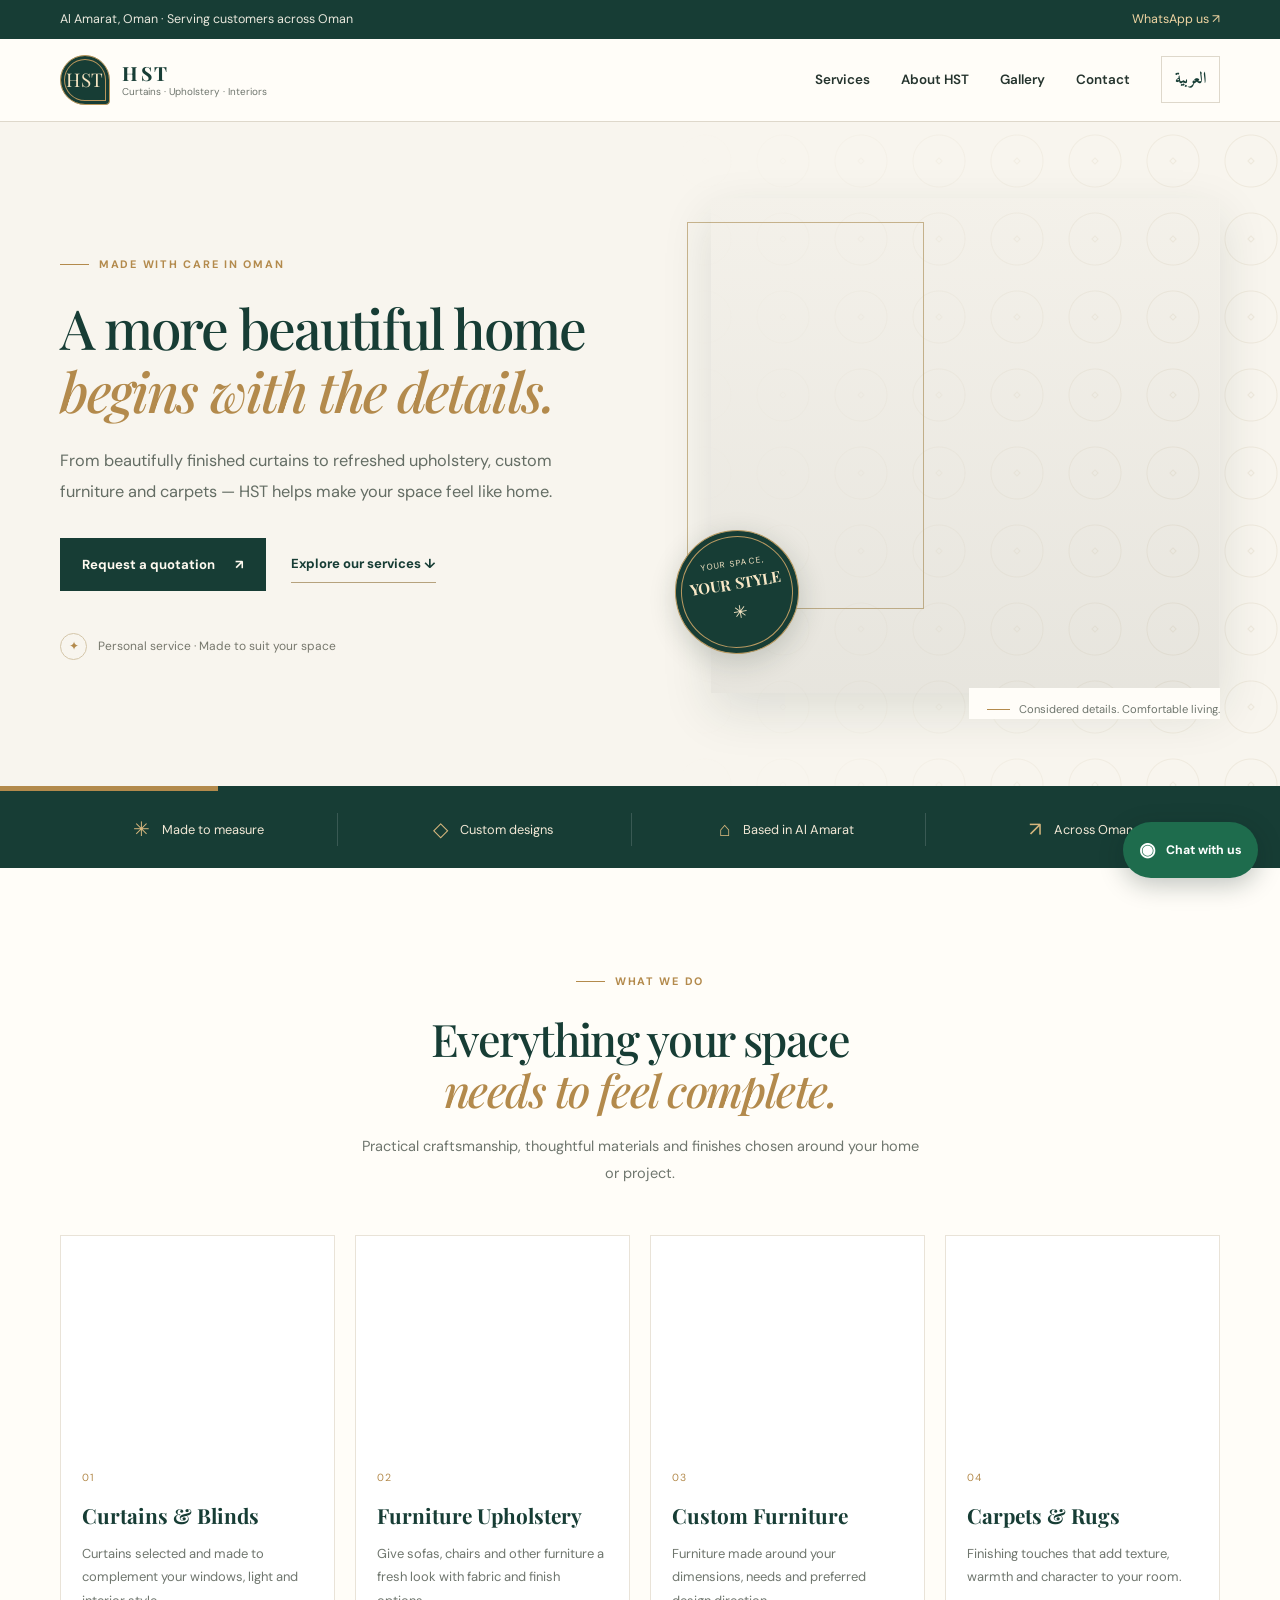
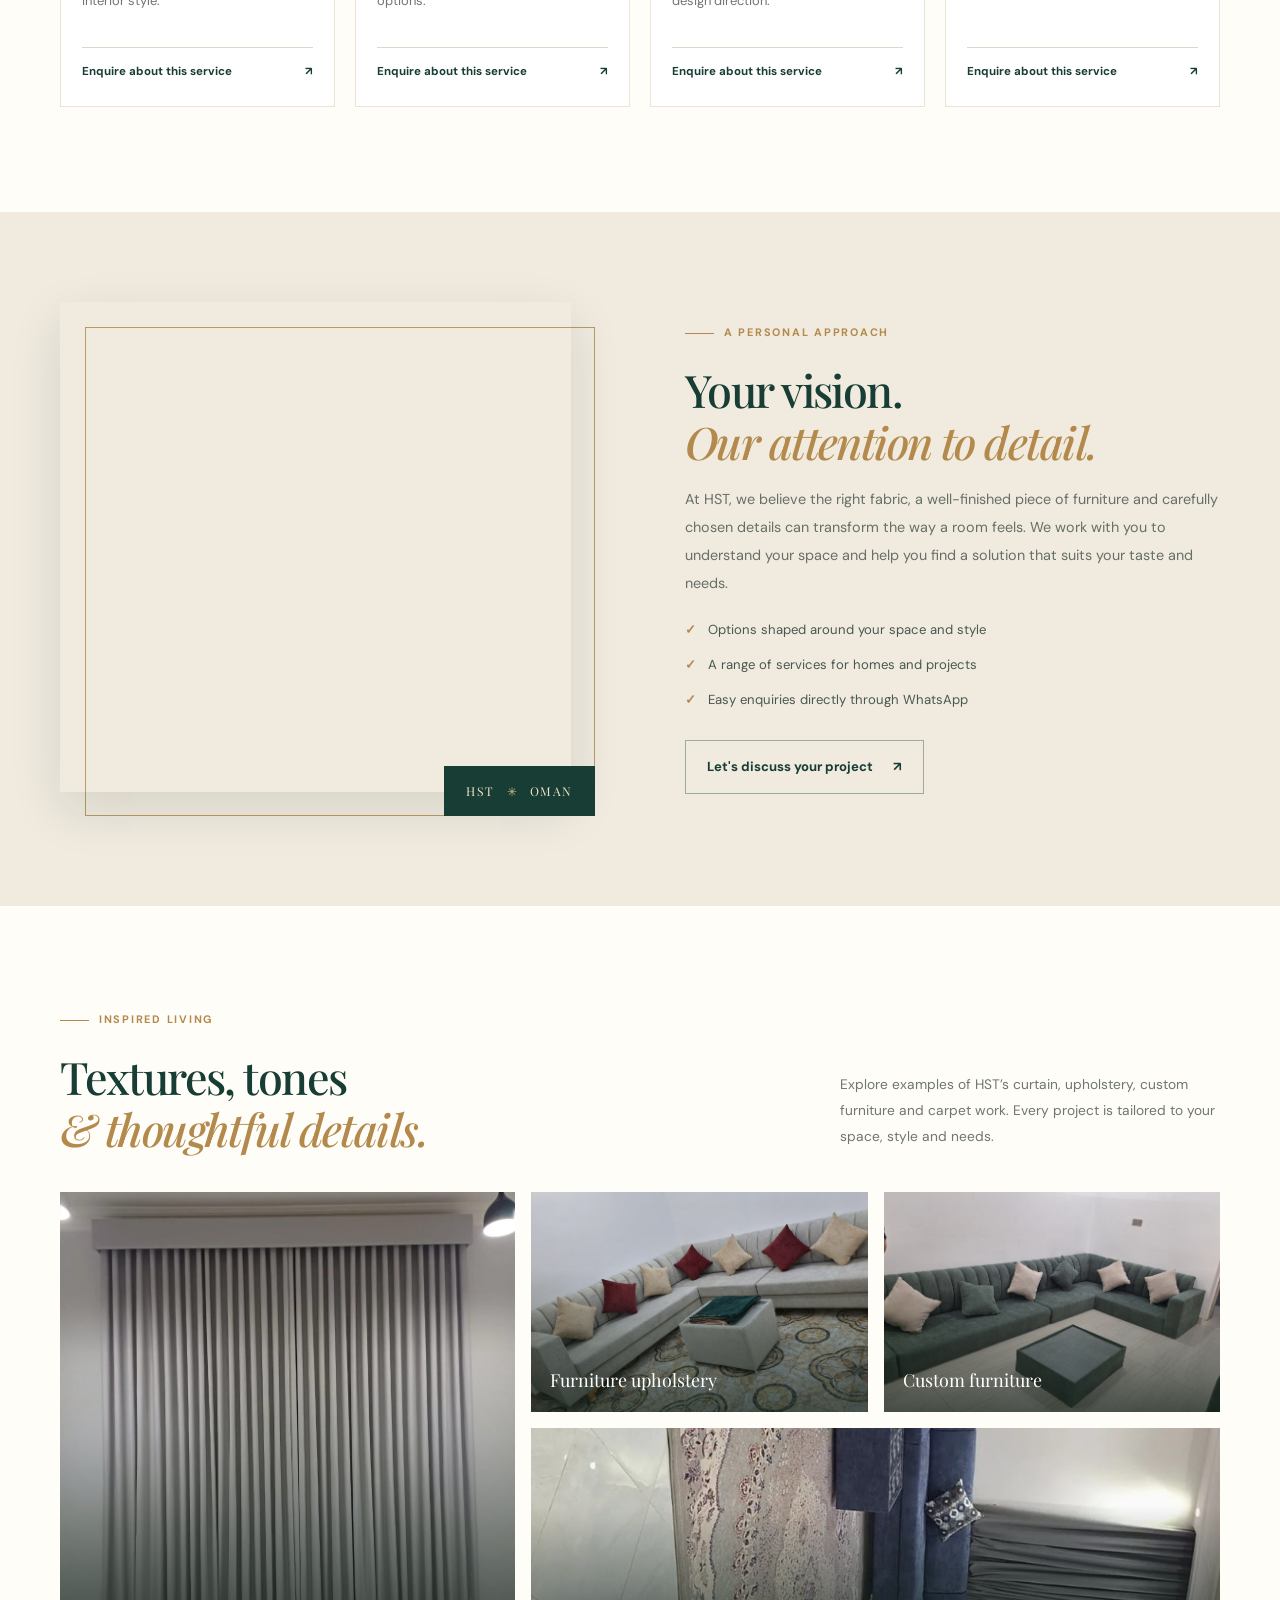
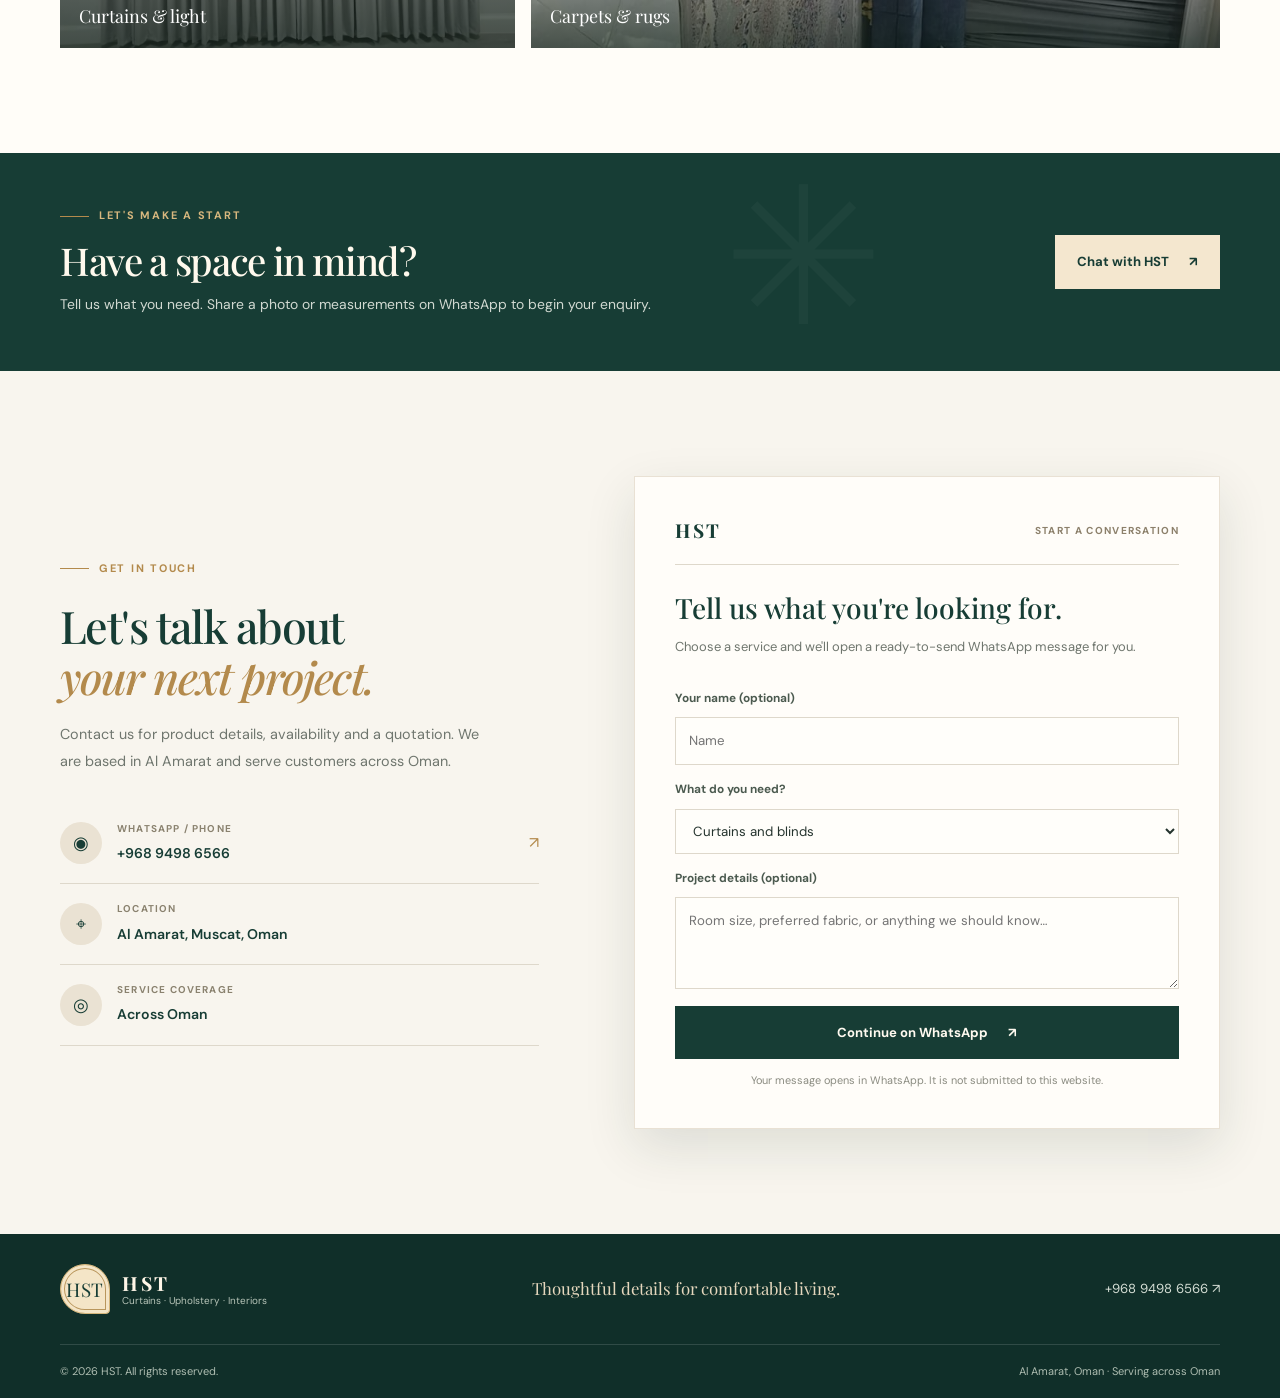
<file: index.html>
<!doctype html>
<html lang="en" dir="ltr">
<head>
<meta charset="utf-8"><meta name="viewport" content="width=device-width, initial-scale=1">
<title>HST | Curtains, Upholstery, Custom Furniture & Carpets in Oman</title>
<meta name="description" content="HST in Al Amarat, Oman offers curtains, furniture upholstery, custom-made furniture and carpets. Contact us on WhatsApp for a quotation anywhere in Oman.">
<meta name="theme-color" content="#173d35"><meta property="og:title" content="HST — Thoughtful Interiors, Made for You"><meta property="og:description" content="Curtains, upholstery, custom furniture and carpets in Oman."><meta property="og:type" content="website">
<link rel="icon" href="assets/favicon.svg" type="image/svg+xml"><link rel="preconnect" href="https://fonts.googleapis.com"><link rel="preconnect" href="https://fonts.gstatic.com" crossorigin><link href="https://fonts.googleapis.com/css2?family=Amiri:wght@400;700&family=DM+Sans:wght@400;500;600;700&family=Playfair+Display:wght@500;600;700&display=swap" rel="stylesheet"><link rel="stylesheet" href="styles.css">
<script type="application/ld+json">{"@context":"https://schema.org","@type":"HomeAndConstructionBusiness","name":"HST","description":"Curtains, furniture upholstery, custom furniture manufacturing and carpets.","telephone":"+96894986566","areaServed":{"@type":"Country","name":"Oman"},"address":{"@type":"PostalAddress","addressLocality":"Al Amarat","addressCountry":"OM"},"contactPoint":{"@type":"ContactPoint","telephone":"+96894986566","contactType":"customer service","availableLanguage":["English","Arabic"]}}</script>
</head>
<body>
<div class="topbar"><div class="container topbar-inner"><span data-i18n="topline">Al Amarat, Oman · Serving customers across Oman</span><a href="https://api.whatsapp.com/send?phone=96894986566" target="_blank" rel="noopener" data-i18n="topWhatsApp">WhatsApp us ↗</a></div></div>
<header class="site-header"><div class="container nav-wrap"><a class="brand" href="#home" aria-label="HST home"><span class="brand-mark">HST</span><span class="brand-copy"><strong>HST</strong><small data-i18n="brandTag">Curtains · Upholstery · Interiors</small></span></a><button class="menu-toggle" id="menuToggle" aria-label="Open navigation" aria-expanded="false">☰</button><nav id="mainNav" class="main-nav"><a href="#services" data-i18n="navServices">Services</a><a href="#story" data-i18n="navAbout">About HST</a><a href="#gallery" data-i18n="navGallery">Gallery</a><a href="#contact" data-i18n="navContact">Contact</a><button class="lang-switch" id="langSwitch" type="button">العربية</button></nav></div></header>
<main>
<section class="hero" id="home"><div class="hero-pattern"></div><div class="container hero-grid"><div class="hero-copy"><p class="eyebrow"><span class="eyebrow-line"></span><span data-i18n="heroEyebrow">MADE WITH CARE IN OMAN</span></p><h1 data-i18n="heroTitle">A more beautiful home<br><em>begins with the details.</em></h1><p class="hero-intro" data-i18n="heroText">From beautifully finished curtains to refreshed upholstery, custom furniture and carpets — HST helps make your space feel like home.</p><div class="hero-actions"><a class="btn btn-primary" href="https://api.whatsapp.com/send?phone=96894986566" target="_blank" rel="noopener"><span data-i18n="heroCTA">Request a quotation</span><span>↗</span></a><a class="text-link" href="#services"><span data-i18n="heroExplore">Explore our services</span> ↓</a></div><div class="hero-note"><span class="note-icon">✦</span><span data-i18n="heroNote">Personal service · Made to suit your space</span></div></div><div class="hero-visual"><div class="hero-image image-curtains" role="img" aria-label="Elegant neutral curtains in a sunlit living room"></div><div class="image-stamp"><span data-i18n="stampSmall">YOUR SPACE,</span><strong data-i18n="stampBig">YOUR STYLE</strong><span class="stamp-star">✳</span></div><div class="visual-caption"><span class="caption-line"></span><span data-i18n="visualCaption">Considered details. Comfortable living.</span></div></div></div><div class="hero-bottom-rule"></div></section>
<section class="trust-strip"><div class="container trust-grid"><div><span class="trust-icon">✳</span><span data-i18n="trust1">Made to measure</span></div><div><span class="trust-icon">◇</span><span data-i18n="trust2">Custom designs</span></div><div><span class="trust-icon">⌂</span><span data-i18n="trust3">Based in Al Amarat</span></div><div><span class="trust-icon">↗</span><span data-i18n="trust4">Across Oman</span></div></div></section>
<section class="section services-section" id="services"><div class="container"><div class="section-heading"><p class="eyebrow"><span class="eyebrow-line"></span><span data-i18n="servicesEyebrow">WHAT WE DO</span></p><h2 data-i18n="servicesTitle">Everything your space<br><em>needs to feel complete.</em></h2><p data-i18n="servicesIntro">Practical craftsmanship, thoughtful materials and finishes chosen around your home or project.</p></div><div class="service-grid">
<article class="service-card"><div class="service-photo service-curtains" role="img" aria-label="Layered curtains and soft window styling"></div><div class="service-content"><span class="service-number">01</span><h3 data-i18n="service1Title">Curtains & Blinds</h3><p data-i18n="service1Text">Curtains selected and made to complement your windows, light and interior style.</p><a class="service-link" href="https://api.whatsapp.com/send?phone=96894986566" target="_blank" rel="noopener"><span data-i18n="askService">Enquire about this service</span> ↗</a></div></article>
<article class="service-card"><div class="service-photo service-upholstery" role="img" aria-label="Beautifully upholstered sofa in textured fabric"></div><div class="service-content"><span class="service-number">02</span><h3 data-i18n="service2Title">Furniture Upholstery</h3><p data-i18n="service2Text">Give sofas, chairs and other furniture a fresh look with fabric and finish options.</p><a class="service-link" href="https://api.whatsapp.com/send?phone=96894986566" target="_blank" rel="noopener"><span data-i18n="askService">Enquire about this service</span> ↗</a></div></article>
<article class="service-card"><div class="service-photo service-furniture" role="img" aria-label="Custom-made wooden furniture in a warm interior"></div><div class="service-content"><span class="service-number">03</span><h3 data-i18n="service3Title">Custom Furniture</h3><p data-i18n="service3Text">Furniture made around your dimensions, needs and preferred design direction.</p><a class="service-link" href="https://api.whatsapp.com/send?phone=96894986566" target="_blank" rel="noopener"><span data-i18n="askService">Enquire about this service</span> ↗</a></div></article>
<article class="service-card"><div class="service-photo service-carpets" role="img" aria-label="Decorative rug with traditional pattern"></div><div class="service-content"><span class="service-number">04</span><h3 data-i18n="service4Title">Carpets & Rugs</h3><p data-i18n="service4Text">Finishing touches that add texture, warmth and character to your room.</p><a class="service-link" href="https://api.whatsapp.com/send?phone=96894986566" target="_blank" rel="noopener"><span data-i18n="askService">Enquire about this service</span> ↗</a></div></article>
</div></div></section>
<section class="story-section" id="story"><div class="container story-grid"><div class="story-visual"><div class="story-image" role="img" aria-label="Warm, welcoming living room with natural textures"></div><div class="story-ornament">HST <span>✳</span> OMAN</div></div><div class="story-copy"><p class="eyebrow"><span class="eyebrow-line"></span><span data-i18n="storyEyebrow">A PERSONAL APPROACH</span></p><h2 data-i18n="storyTitle">Your vision.<br><em>Our attention to detail.</em></h2><p data-i18n="storyText">At HST, we believe the right fabric, a well-finished piece of furniture and carefully chosen details can transform the way a room feels. We work with you to understand your space and help you find a solution that suits your taste and needs.</p><ul class="story-list"><li><span>✓</span><span data-i18n="storyPoint1">Options shaped around your space and style</span></li><li><span>✓</span><span data-i18n="storyPoint2">A range of services for homes and projects</span></li><li><span>✓</span><span data-i18n="storyPoint3">Easy enquiries directly through WhatsApp</span></li></ul><a class="btn btn-outline" href="https://api.whatsapp.com/send?phone=96894986566"><span data-i18n="storyCTA">Let's discuss your project</span> ↗</a></div></div></section>
<section class="section gallery-section" id="gallery"><div class="container"><div class="gallery-heading"><div class="section-heading compact"><p class="eyebrow"><span class="eyebrow-line"></span><span data-i18n="galleryEyebrow">INSPIRED LIVING</span></p><h2 data-i18n="galleryTitle">Textures, tones<br><em>& thoughtful details.</em></h2></div><p data-i18n="galleryIntro">Explore examples of HST’s curtain, upholstery, custom furniture and carpet work. Every project is tailored to your space, style and needs.</p></div><div class="gallery-grid">
<div class="gallery-tile gallery-one" style="background-image:url('WhatsApp%20Image%202026-10-10%20at%2020.02.02.jpeg');background-size:cover;background-position:center;"><span data-i18n="galleryLabel1">Curtains & light</span></div>
<div class="gallery-tile gallery-two" style="background-image:url('WhatsApp%20Image%202026-10-10%20at%2020.02.03%20%281%29.jpeg');background-size:cover;background-position:center;"><span data-i18n="galleryLabel2">Furniture upholstery</span></div>
<div class="gallery-tile gallery-three" style="background-image:url('WhatsApp%20Image%202026-10-10%20at%2020.02.03%20%282%29.jpeg');background-size:cover;background-position:center;"><span data-i18n="galleryLabel3">Custom furniture</span></div>
<div class="gallery-tile gallery-four" style="background-image:url('WhatsApp%20Image%202026-10-10%20at%2020.02.03.jpeg');background-size:cover;background-position:center;"><span data-i18n="galleryLabel4">Carpets & rugs</span></div>
</div></div></section>
<section class="cta-band"><div class="container cta-inner"><div><p class="eyebrow"><span class="eyebrow-line"></span><span data-i18n="ctaEyebrow">LET'S MAKE A START</span></p><h2 data-i18n="ctaTitle">Have a space in mind?</h2><p data-i18n="ctaText">Tell us what you need. Share a photo or measurements on WhatsApp to begin your enquiry.</p></div><a class="btn btn-light" href="https://api.whatsapp.com/send?phone=96894986566"><span data-i18n="ctaButton">Chat with HST</span> ↗</a><div class="cta-decoration">✳</div></div></section>
<section class="section contact-section" id="contact"><div class="container contact-grid"><div class="contact-copy"><p class="eyebrow"><span class="eyebrow-line"></span><span data-i18n="contactEyebrow">GET IN TOUCH</span></p><h2 data-i18n="contactTitle">Let's talk about<br><em>your next project.</em></h2><p data-i18n="contactText">Contact us for product details, availability and a quotation. We are based in Al Amarat and serve customers across Oman.</p><div class="contact-details"><a href="https://api.whatsapp.com/send?phone=96894986566" target="_blank" rel="noopener"><span class="detail-icon">◉</span><span><small data-i18n="whatsappLabel">WHATSAPP / PHONE</small><strong><bdi class="phone-number" dir="ltr">+968 9498 6566</bdi></strong></span><span class="detail-arrow">↗</span></a><div><span class="detail-icon">⌖</span><span><small data-i18n="locationLabel">LOCATION</small><strong data-i18n="locationValue">Al Amarat, Muscat, Oman</strong></span></div><div><span class="detail-icon">◎</span><span><small data-i18n="coverageLabel">SERVICE COVERAGE</small><strong data-i18n="coverageValue">Across Oman</strong></span></div></div></div><div class="contact-panel"><div class="panel-top"><span class="panel-mark">HST</span><span data-i18n="panelTag">START A CONVERSATION</span></div><h3 data-i18n="formTitle">Tell us what you're looking for.</h3><p data-i18n="formText">Choose a service and we'll open a ready-to-send WhatsApp message for you.</p><form id="enquiryForm"><label for="customerName" data-i18n="formNameLabel">Your name (optional)</label><input id="customerName" name="name" type="text" placeholder="Name" data-i18n-placeholder="formNamePlaceholder"><label for="serviceChoice" data-i18n="formServiceLabel">What do you need?</label><select id="serviceChoice" name="service"><option value="Curtains and blinds" data-i18n="optionCurtains">Curtains and blinds</option><option value="Furniture upholstery" data-i18n="optionUpholstery">Furniture upholstery</option><option value="Custom furniture" data-i18n="optionFurniture">Custom furniture</option><option value="Carpets and rugs" data-i18n="optionCarpets">Carpets and rugs</option><option value="More than one service" data-i18n="optionMultiple">More than one service</option></select><label for="projectDetails" data-i18n="formDetailsLabel">Project details (optional)</label><textarea id="projectDetails" name="details" rows="3" placeholder="Room size, preferred fabric, or anything we should know…" data-i18n-placeholder="formDetailsPlaceholder"></textarea><button class="btn btn-primary form-submit" type="submit"><span data-i18n="formSubmit">Continue on WhatsApp</span> ↗</button><p class="form-note" data-i18n="formNote">Your message opens in WhatsApp. It is not submitted to this website.</p></form></div></div></section>
</main>
<footer class="site-footer"><div class="container footer-main"><a class="brand footer-brand" href="#home"><span class="brand-mark">HST</span><span class="brand-copy"><strong>HST</strong><small data-i18n="brandTag">Curtains · Upholstery · Interiors</small></span></a><p data-i18n="footerLine">Thoughtful details for comfortable living.</p><a href="https://api.whatsapp.com/send?phone=96894986566" target="_blank" rel="noopener"><bdi class="phone-number" dir="ltr">+968 9498 6566</bdi> ↗</a></div><div class="container footer-bottom"><span>© <span id="year"></span> HST. <span data-i18n="rights">All rights reserved.</span></span><span data-i18n="footerLocation">Al Amarat, Oman · Serving across Oman</span></div></footer>
<a class="floating-whatsapp" href="https://api.whatsapp.com/send?phone=96894986566" target="_blank" rel="noopener" aria-label="Chat with HST on WhatsApp"><span>◉</span><small data-i18n="floatingChat">Chat with us</small></a><script src="script.js"></script>
</body></html>
</file>
<file: styles.css>
:root{--green:#173d35;--green2:#24564a;--cream:#f8f5ee;--paper:#fffdf8;--gold:#b38a4c;--ink:#25342e;--muted:#6f766e;--line:#ded8cb;--serif:'Playfair Display',Georgia,serif;--sans:'DM Sans',Arial,sans-serif;--arabic:'Amiri',serif;--shadow:0 18px 48px rgba(24,48,39,.12)}*{box-sizing:border-box}html{scroll-behavior:smooth;scroll-padding-top:90px}body{margin:0;background:var(--paper);color:var(--ink);font-family:var(--sans);line-height:1.65}a{color:inherit;text-decoration:none}button,input,select,textarea{font:inherit}.container{width:min(1160px,calc(100% - 48px));margin-inline:auto}.topbar{background:var(--green);color:#e9e8dd;font-size:.78rem}.topbar-inner{display:flex;justify-content:space-between;gap:18px;padding:9px 0}.topbar a{color:#f0d5a3}.site-header{position:sticky;top:0;z-index:50;background:rgba(255,253,248,.96);backdrop-filter:blur(12px);border-bottom:1px solid #ded8cb}.nav-wrap{height:82px;display:flex;align-items:center;justify-content:space-between}.brand{display:flex;align-items:center;gap:12px}.brand-mark{display:grid;place-items:center;width:50px;height:50px;background:var(--green);color:#f5e4c2;font-family:var(--serif);font-size:1.18rem;letter-spacing:.03em;border-radius:50% 50% 4px 50%;border:1px solid #b9965c;box-shadow:inset 0 0 0 3px var(--green),inset 0 0 0 4px #b9965c}.brand-copy{display:flex;flex-direction:column;line-height:1.25}.brand-copy strong{font-family:var(--serif);font-size:1.22rem;letter-spacing:.14em;color:var(--green)}.brand-copy small{font-size:.62rem;color:var(--muted)}.main-nav{display:flex;align-items:center;gap:31px;font-size:.84rem;font-weight:600}.main-nav>a:hover,.service-link:hover{color:var(--gold)}.lang-switch{border:1px solid var(--line);background:transparent;color:var(--green);padding:9px 13px;cursor:pointer;font-family:var(--arabic);font-weight:700;font-size:1rem}.menu-toggle{display:none;border:0;background:none;color:var(--green);font-size:1.7rem;cursor:pointer}.hero{position:relative;overflow:hidden;background:var(--cream);padding:76px 0 72px}.hero-pattern{position:absolute;inset:0 0 auto auto;width:48%;height:100%;opacity:.16;background-image:radial-gradient(circle at center,transparent 0 25px,#b8a57e 26px,transparent 27px),radial-gradient(circle at center,transparent 0 52px,#b8a57e 53px,transparent 54px);background-size:78px 78px;background-position:0 0,39px 39px;mask-image:linear-gradient(to left,black,transparent)}.hero-grid{display:grid;grid-template-columns:1.03fr .97fr;gap:62px;align-items:center;position:relative}.eyebrow{display:flex;align-items:center;gap:10px;color:var(--gold);font-size:.68rem;font-weight:700;letter-spacing:.16em;margin:0 0 22px}.eyebrow-line{display:inline-block;width:29px;height:1px;background:var(--gold)}h1,h2,h3,p{margin-top:0}h1,h2{font-family:var(--serif);font-weight:500;letter-spacing:-.035em;line-height:1.15;color:var(--green)}h1{font-size:clamp(2.6rem,4.3vw,4.6rem);margin-bottom:23px}h1 em,h2 em{font-weight:500;color:var(--gold)}.hero-intro{max-width:500px;color:#646d64;font-size:1.02rem;line-height:1.9;margin-bottom:30px}.hero-actions{display:flex;align-items:center;gap:25px;flex-wrap:wrap}.btn{display:inline-flex;justify-content:center;align-items:center;gap:20px;padding:15px 21px;font-size:.82rem;font-weight:700;border:1px solid transparent;cursor:pointer;transition:transform .2s,background .2s}.btn:hover{transform:translateY(-2px)}.btn-primary{background:var(--green);color:#fffaf0}.btn-primary:hover{background:var(--green2)}.text-link{font-size:.82rem;font-weight:700;color:var(--green);border-bottom:1px solid #b6a27d;padding:7px 0}.hero-note{display:flex;align-items:center;gap:11px;color:#77786d;font-size:.75rem;margin-top:42px}.note-icon{display:grid;place-items:center;width:27px;height:27px;border:1px solid #d4c6a9;border-radius:50%;color:var(--gold)}.hero-visual{position:relative;padding:0 0 26px 24px}.hero-image{min-height:495px;box-shadow:var(--shadow);background-size:cover;background-position:center;position:relative;z-index:1}.image-curtains{background-image:linear-gradient(180deg,#1e261d05,#1e261d14),url('https://images.unsplash.com/photo-1616486338812-3dadae4b4ace?auto=format&fit=crop&w=1100&q=85')}.hero-visual:before{content:'';position:absolute;z-index:0;left:0;top:24px;width:44%;height:74%;border:1px solid #c9b58e}.image-stamp{position:absolute;z-index:2;left:-12px;bottom:65px;width:124px;height:124px;border-radius:50%;background:var(--green);color:#f7e7c6;display:flex;flex-direction:column;align-items:center;justify-content:center;box-shadow:0 8px 28px #18302730;transform:rotate(-9deg);border:1px solid #b99a62;outline:1px solid #b99a62;outline-offset:-7px}.image-stamp span:first-child{font-size:.52rem;letter-spacing:.16em}.image-stamp strong{font-family:var(--serif);font-size:.95rem}.stamp-star{font-size:1.1rem;margin-top:2px}.visual-caption{position:absolute;z-index:2;right:0;bottom:0;display:flex;align-items:center;gap:9px;background:var(--paper);padding:12px 0 0 18px;color:var(--muted);font-size:.7rem}.caption-line{width:23px;height:1px;background:var(--gold)}.hero-bottom-rule{position:absolute;bottom:0;left:0;width:100%;height:5px;background:linear-gradient(90deg,var(--gold) 0 17%,var(--green) 17%)}.trust-strip{background:var(--green);color:#f2e8d6}.trust-grid{display:grid;grid-template-columns:repeat(4,1fr);padding:22px 0;gap:16px}.trust-grid>div{display:flex;align-items:center;justify-content:center;gap:12px;font-size:.8rem;border-inline-end:1px solid #ffffff26}.trust-grid>div:last-child{border:0}.trust-icon{color:#d7b77e;font-size:1.25rem}.section{padding:105px 0}.section-heading{text-align:center;max-width:690px;margin:0 auto 48px}.section-heading .eyebrow{justify-content:center}.section-heading h2,.story-copy h2,.contact-copy h2{font-size:clamp(2.2rem,3.5vw,3.4rem);margin-bottom:18px}.section-heading>p:last-child{color:var(--muted);max-width:560px;margin:0 auto;line-height:1.85;font-size:.91rem}.service-grid{display:grid;grid-template-columns:repeat(4,1fr);gap:20px}.service-card{background:white;border:1px solid #e9e3d8;transition:transform .25s,box-shadow .25s}.service-card:hover{transform:translateY(-5px);box-shadow:var(--shadow)}.service-photo{height:205px;background-size:cover;background-position:center}.service-curtains{background-image:url('https://images.unsplash.com/photo-1600210492486-724fe5c67fb0?auto=format&fit=crop&w=650&q=80')}.service-upholstery{background-image:url('https://images.unsplash.com/photo-1555041469-a586c61ea9bc?auto=format&fit=crop&w=650&q=80')}.service-furniture{background-image:url('https://images.unsplash.com/photo-1538688423619-a81d3f23454b?auto=format&fit=crop&w=650&q=80')}.service-carpets{background-image:url('https://images.unsplash.com/photo-1600166898405-da9535204843?auto=format&fit=crop&w=650&q=80')}.service-content{padding:22px 21px 25px}.service-number{font-size:.65rem;color:var(--gold);letter-spacing:.14em}.service-content h3{font-family:var(--serif);font-size:1.3rem;color:var(--green);margin:8px 0 10px}.service-content p{font-size:.81rem;line-height:1.8;color:var(--muted);min-height:87px;margin-bottom:18px}.service-link{font-size:.72rem;font-weight:700;color:var(--green);display:flex;align-items:center;justify-content:space-between;gap:10px;border-top:1px solid var(--line);padding-top:14px}.story-section{background:#f0eadf;padding:90px 0}.story-grid{display:grid;grid-template-columns:1fr 1fr;gap:90px;align-items:center}.story-visual{position:relative;padding:0 24px 24px 0}.story-image{height:490px;background:url('https://images.unsplash.com/photo-1600210492493-0946911123ea?auto=format&fit=crop&w=1000&q=85') center/cover;box-shadow:var(--shadow);position:relative;z-index:1}.story-visual:before{content:'';position:absolute;inset:25px 0 0 25px;border:1px solid #b99a62}.story-ornament{position:absolute;z-index:2;bottom:0;right:0;background:var(--green);color:#f4e4c4;padding:15px 22px;font-family:var(--serif);letter-spacing:.13em;font-size:.76rem}.story-ornament span{color:#d5b477;padding:0 7px}.story-copy>p:not(.eyebrow){font-size:.9rem;line-height:1.95;color:#667066;margin:0 0 22px}.story-list{padding:0;list-style:none;margin:0 0 30px;display:grid;gap:13px}.story-list li{display:flex;gap:12px;align-items:flex-start;font-size:.82rem;color:#49584f}.story-list li span:first-child{color:var(--gold);font-weight:700}.btn-outline{border-color:#9eaa9d;color:var(--green);background:transparent}.btn-outline:hover{background:#fff9ed}.gallery-section{background:var(--paper)}.gallery-heading{display:flex;align-items:flex-end;justify-content:space-between;gap:50px;margin-bottom:38px}.section-heading.compact{text-align:left;margin:0;max-width:550px}.section-heading.compact .eyebrow{justify-content:flex-start}.section-heading.compact h2{margin-bottom:0}.gallery-heading>p{max-width:380px;font-size:.86rem;line-height:1.9;color:var(--muted);margin-bottom:5px}.gallery-grid{display:grid;grid-template-columns:1.15fr .85fr .85fr;grid-template-rows:220px 220px;gap:16px}.gallery-tile{position:relative;background-size:cover;background-position:center;overflow:hidden}.gallery-tile:after{content:'';position:absolute;inset:35% 0 0;background:linear-gradient(transparent,#0d1d17ad)}.gallery-tile span{position:absolute;z-index:1;bottom:18px;left:19px;color:white;font-family:var(--serif);font-size:1.12rem}.gallery-one{grid-row:span 2;background-image:url('https://images.unsplash.com/photo-1616486338812-3dadae4b4ace?auto=format&fit=crop&w=900&q=85')}.gallery-two{background-image:url('https://images.unsplash.com/photo-1555041469-a586c61ea9bc?auto=format&fit=crop&w=700&q=85')}.gallery-three{background-image:url('https://images.unsplash.com/photo-1538688423619-a81d3f23454b?auto=format&fit=crop&w=700&q=85')}.gallery-four{grid-column:span 2;background-image:url('https://images.unsplash.com/photo-1600166898405-da9535204843?auto=format&fit=crop&w=1000&q=85')}.cta-band{background:var(--green);color:#fff9ed;position:relative;overflow:hidden}.cta-inner{position:relative;display:flex;align-items:center;justify-content:space-between;gap:45px;padding:54px 0}.cta-inner>div:first-child{max-width:650px}.cta-inner .eyebrow{margin-bottom:13px;color:#d7b77e}.cta-inner h2{font-size:clamp(2rem,3vw,2.8rem);color:#fff9ed;margin-bottom:10px}.cta-inner p:not(.eyebrow){color:#d1d9d1;font-size:.87rem;margin-bottom:0;line-height:1.8}.btn-light{background:#f4e7cf;color:var(--green);white-space:nowrap}.btn-light:hover{background:#fff7e8}.cta-decoration{position:absolute;right:29%;top:-52px;font-size:12rem;color:#ffffff08;pointer-events:none}.contact-section{background:var(--cream)}.contact-grid{display:grid;grid-template-columns:.9fr 1.1fr;gap:95px;align-items:center}.contact-copy>p:not(.eyebrow){color:var(--muted);line-height:1.9;font-size:.9rem;max-width:440px}.contact-details{display:grid;margin-top:28px}.contact-details>a,.contact-details>div{display:flex;align-items:center;gap:15px;padding:17px 0;border-bottom:1px solid var(--line)}.detail-icon{display:grid;place-items:center;width:42px;height:42px;background:#eae2d3;color:var(--green);border-radius:50%;font-size:1.15rem}.contact-details small{display:block;color:#8a826f;font-size:.62rem;font-weight:700;letter-spacing:.12em;margin-bottom:3px}.contact-details strong{font-size:.88rem;color:var(--green);font-weight:600}.detail-arrow{margin-left:auto;color:var(--gold)}.contact-panel{background:#fffdf9;padding:38px 40px;box-shadow:var(--shadow);border:1px solid #e9e1d4}.panel-top{display:flex;justify-content:space-between;align-items:center;border-bottom:1px solid var(--line);padding-bottom:17px;margin-bottom:25px;color:#8c806b;font-size:.63rem;letter-spacing:.13em;font-weight:700}.panel-mark{font-family:var(--serif);font-size:1.2rem;color:var(--green);letter-spacing:.12em}.contact-panel h3{font-family:var(--serif);font-weight:500;font-size:1.75rem;line-height:1.3;color:var(--green);margin-bottom:9px}.contact-panel>p{font-size:.81rem;color:var(--muted);line-height:1.8;margin-bottom:24px}.contact-panel form{display:grid;gap:9px}.contact-panel label{font-size:.74rem;font-weight:700;color:#4b5a4f;margin-top:6px}.contact-panel input,.contact-panel select,.contact-panel textarea{width:100%;border:1px solid #ded8cb;background:#fffefa;padding:12px 13px;color:var(--ink);border-radius:0;outline:none;font-size:.83rem}.contact-panel input:focus,.contact-panel select:focus,.contact-panel textarea:focus{border-color:var(--gold)}.contact-panel textarea{resize:vertical}.form-submit{width:100%;margin-top:8px}.form-note{font-size:.68rem!important;text-align:center;margin:4px 0 0!important;color:#8a8b80!important}.site-footer{background:#102f29;color:#d6dfd6}.footer-main{display:flex;align-items:center;justify-content:space-between;gap:25px;padding:30px 0;border-bottom:1px solid #ffffff22}.footer-brand .brand-mark{background:#f4e5c7;color:var(--green);border-color:#d4b57a;box-shadow:inset 0 0 0 3px #f4e5c7,inset 0 0 0 4px #b9965c}.footer-brand .brand-copy strong{color:#fff6e7}.footer-brand .brand-copy small{color:#b8c5b9}.footer-main>p{font-family:var(--serif);font-size:1.05rem;color:#e5d7bd;margin:0}.footer-main>a:last-child{font-size:.82rem}.footer-bottom{display:flex;justify-content:space-between;gap:20px;padding:17px 0;color:#aebdb1;font-size:.69rem}.floating-whatsapp{position:fixed;z-index:60;bottom:22px;right:22px;display:flex;align-items:center;gap:10px;padding:12px 16px;background:#1e6c4d;color:white;border-radius:40px;box-shadow:0 7px 24px #0b211c40;font-size:.8rem;font-weight:700}.floating-whatsapp>span{font-size:1.2rem}.floating-whatsapp small{font-size:.77rem}.rtl{font-family:var(--arabic)}.rtl .brand-copy small,.rtl .topbar,.rtl .main-nav,.rtl .hero-intro,.rtl .hero-note,.rtl .service-content p,.rtl .story-copy>p,.rtl .story-list,.rtl .gallery-heading>p,.rtl .contact-copy>p,.rtl .contact-panel,.rtl .footer-bottom,.rtl .floating-whatsapp{font-family:var(--arabic);font-size:1.02rem}.rtl h1,.rtl h2,.rtl h3,.rtl .service-content h3,.rtl .contact-panel h3{font-family:var(--arabic);letter-spacing:0}.rtl .eyebrow{letter-spacing:0;font-size:.9rem}.rtl .hero-actions,.rtl .story-list li,.rtl .service-link,.rtl .btn,.rtl .contact-details>a,.rtl .contact-details>div{direction:rtl}.rtl .hero-visual{padding:0 24px 26px 0}.rtl .hero-visual:before{left:auto;right:0}.rtl .image-stamp{left:auto;right:-12px}.rtl .visual-caption{right:auto;left:0;padding:12px 18px 0 0}.rtl .story-visual{padding:0 0 24px 24px}.rtl .story-visual:before{inset:25px 25px 0 0}.rtl .story-ornament{right:auto;left:0}.rtl .section-heading.compact{text-align:right}.rtl .section-heading.compact .eyebrow{justify-content:flex-start}.rtl .gallery-tile span{left:auto;right:19px}.rtl .detail-arrow{margin-left:0;margin-right:auto}.rtl .contact-panel{text-align:right}.rtl .panel-top{letter-spacing:0}.rtl .floating-whatsapp{right:auto;left:22px}.phone-number{direction:ltr;unicode-bidi:isolate;display:inline-block;white-space:nowrap;letter-spacing:normal;font-variant-numeric:tabular-nums}.rtl .phone-number{direction:ltr;unicode-bidi:isolate;text-align:left}
@media(max-width:1000px){.hero-grid{gap:35px}.hero-image{min-height:440px}.service-grid{grid-template-columns:repeat(2,1fr)}.service-photo{height:240px}.story-grid,.contact-grid{gap:45px}.contact-panel{padding:30px}.main-nav{gap:18px}.gallery-grid{grid-template-rows:190px 190px}}
@media(max-width:720px){.rtl .hero-visual{margin-left:0;margin-right:7px}.container{width:min(100% - 34px,560px)}.topbar-inner{font-size:.68rem}.topbar-inner span{max-width:70%}.nav-wrap{height:72px}.brand-mark{width:44px;height:44px}.brand-copy small{font-size:.56rem}.menu-toggle{display:block}.main-nav{display:none;position:absolute;top:72px;left:0;right:0;padding:18px 24px 24px;background:var(--paper);border-bottom:1px solid var(--line);box-shadow:0 12px 18px #0000000a;align-items:stretch;gap:0;flex-direction:column}.main-nav.open{display:flex}.main-nav>a{padding:12px 0;border-bottom:1px solid #eee7dc}.lang-switch{align-self:flex-start;margin-top:13px}.hero{padding:52px 0 55px}.hero-grid{grid-template-columns:1fr;gap:35px}.hero h1{font-size:clamp(2.65rem,11vw,3.7rem)}.hero-intro{font-size:.94rem}.hero-note{margin-top:28px}.hero-visual{margin-left:7px}.hero-image{min-height:390px}.image-stamp{width:105px;height:105px;bottom:55px}.image-stamp strong{font-size:.82rem}.visual-caption{font-size:.63rem}.trust-grid{grid-template-columns:repeat(2,1fr);padding:17px 0;gap:15px}.trust-grid>div{justify-content:flex-start;border:0;font-size:.75rem}.section{padding:70px 0}.section-heading{margin-bottom:34px}.section-heading h2,.story-copy h2,.contact-copy h2{font-size:2.45rem}.service-grid{gap:13px}.service-photo{height:160px}.service-content{padding:17px 14px 19px}.service-content h3{font-size:1.13rem}.service-content p{font-size:.75rem;min-height:120px}.service-link{font-size:.66rem}.story-section{padding:65px 0}.story-grid,.contact-grid{grid-template-columns:1fr;gap:43px}.story-image{height:370px}.story-copy>p:not(.eyebrow){font-size:.86rem}.gallery-heading{display:block}.gallery-heading>p{margin-top:20px}.gallery-grid{grid-template-columns:1fr 1fr;grid-template-rows:210px 170px 170px;gap:10px}.gallery-one{grid-row:span 2}.gallery-four{grid-column:span 1}.gallery-tile span{font-size:.93rem;left:12px;bottom:12px}.rtl .gallery-tile span{left:auto;right:12px}.cta-inner{padding:42px 0;display:block}.cta-inner .btn{margin-top:25px}.contact-panel{padding:26px 22px}.footer-main{flex-wrap:wrap;gap:16px}.footer-main>p{order:3;width:100%;font-size:.95rem}.footer-bottom{flex-direction:column;gap:5px}.floating-whatsapp{bottom:14px;right:14px;padding:10px 13px}.rtl .floating-whatsapp{right:auto;left:14px}}
@media(max-width:390px){.container{width:calc(100% - 28px)}.service-grid{grid-template-columns:1fr}.service-photo{height:210px}.service-content p{min-height:0}.gallery-grid{grid-template-rows:180px 155px 155px}.hero-image{min-height:330px}.hero-actions{gap:17px}.btn{padding:13px 15px}.floating-whatsapp small{display:none}}
</file>
